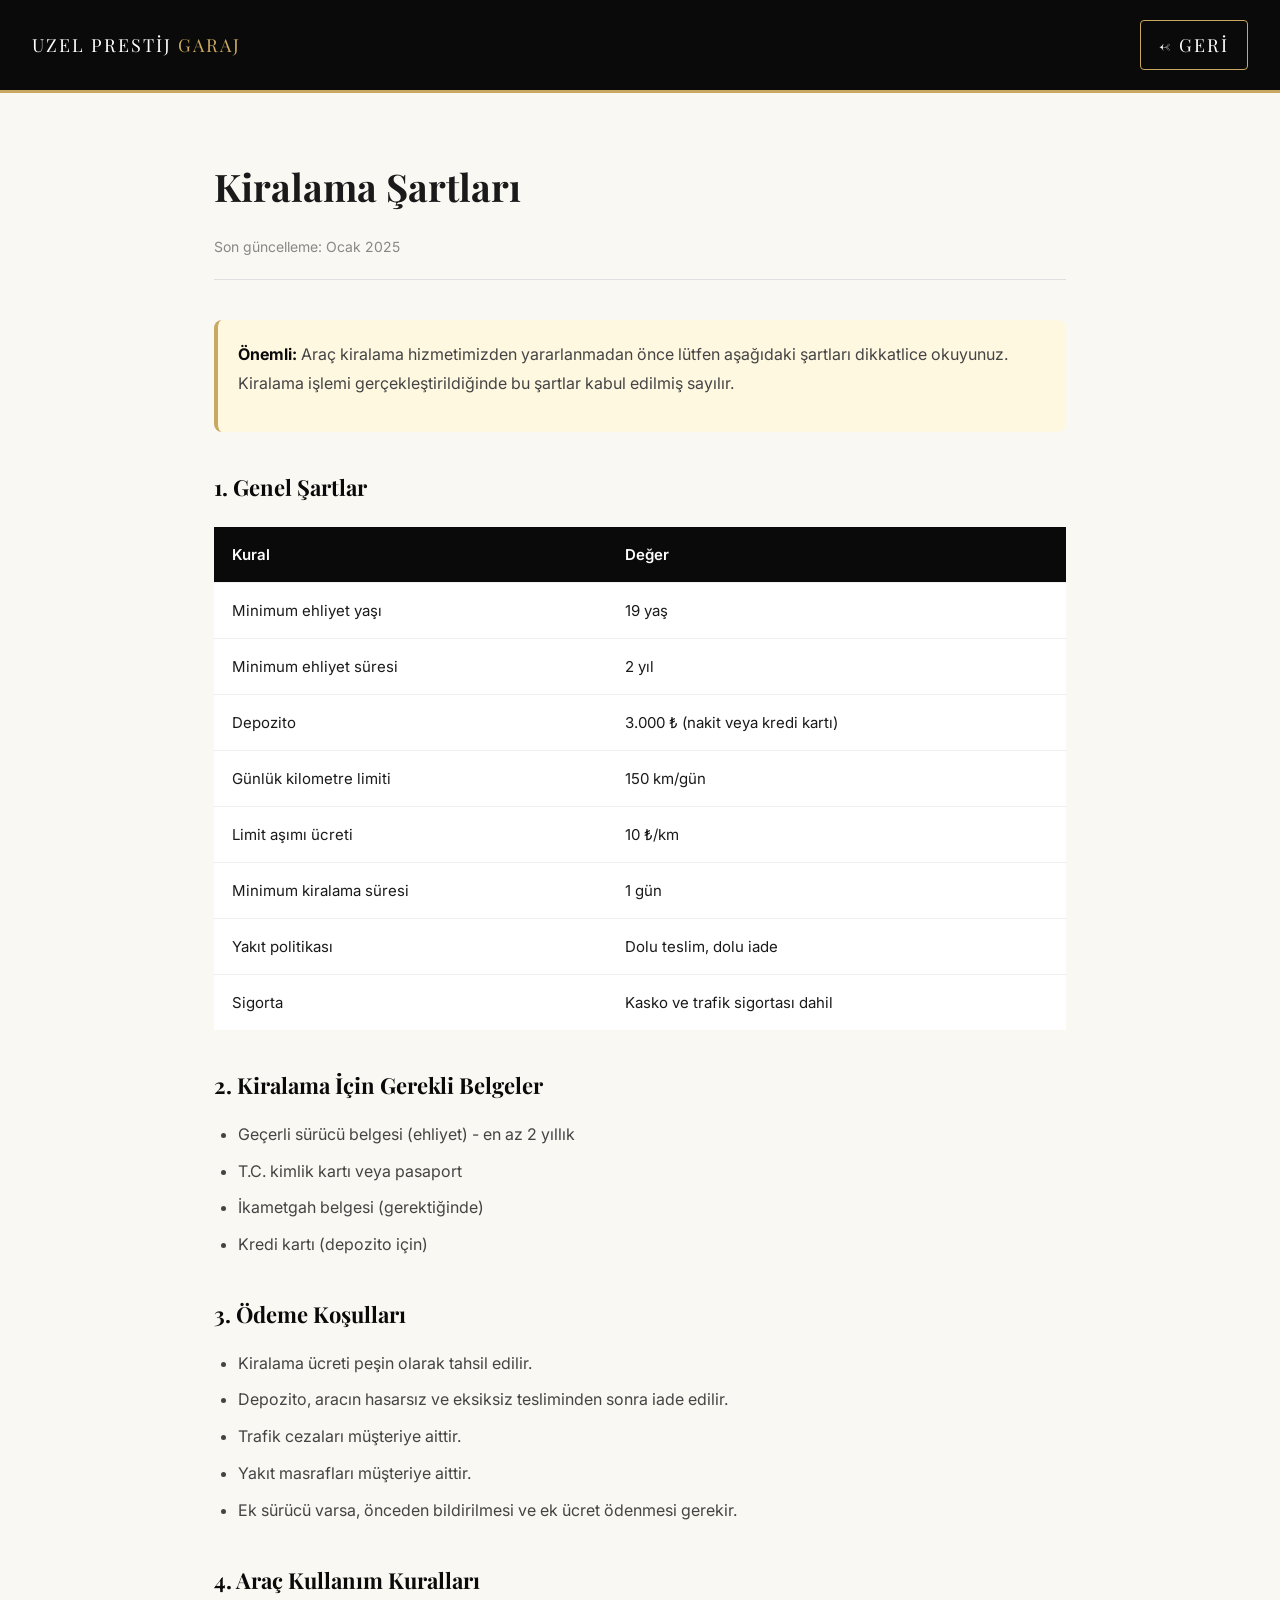
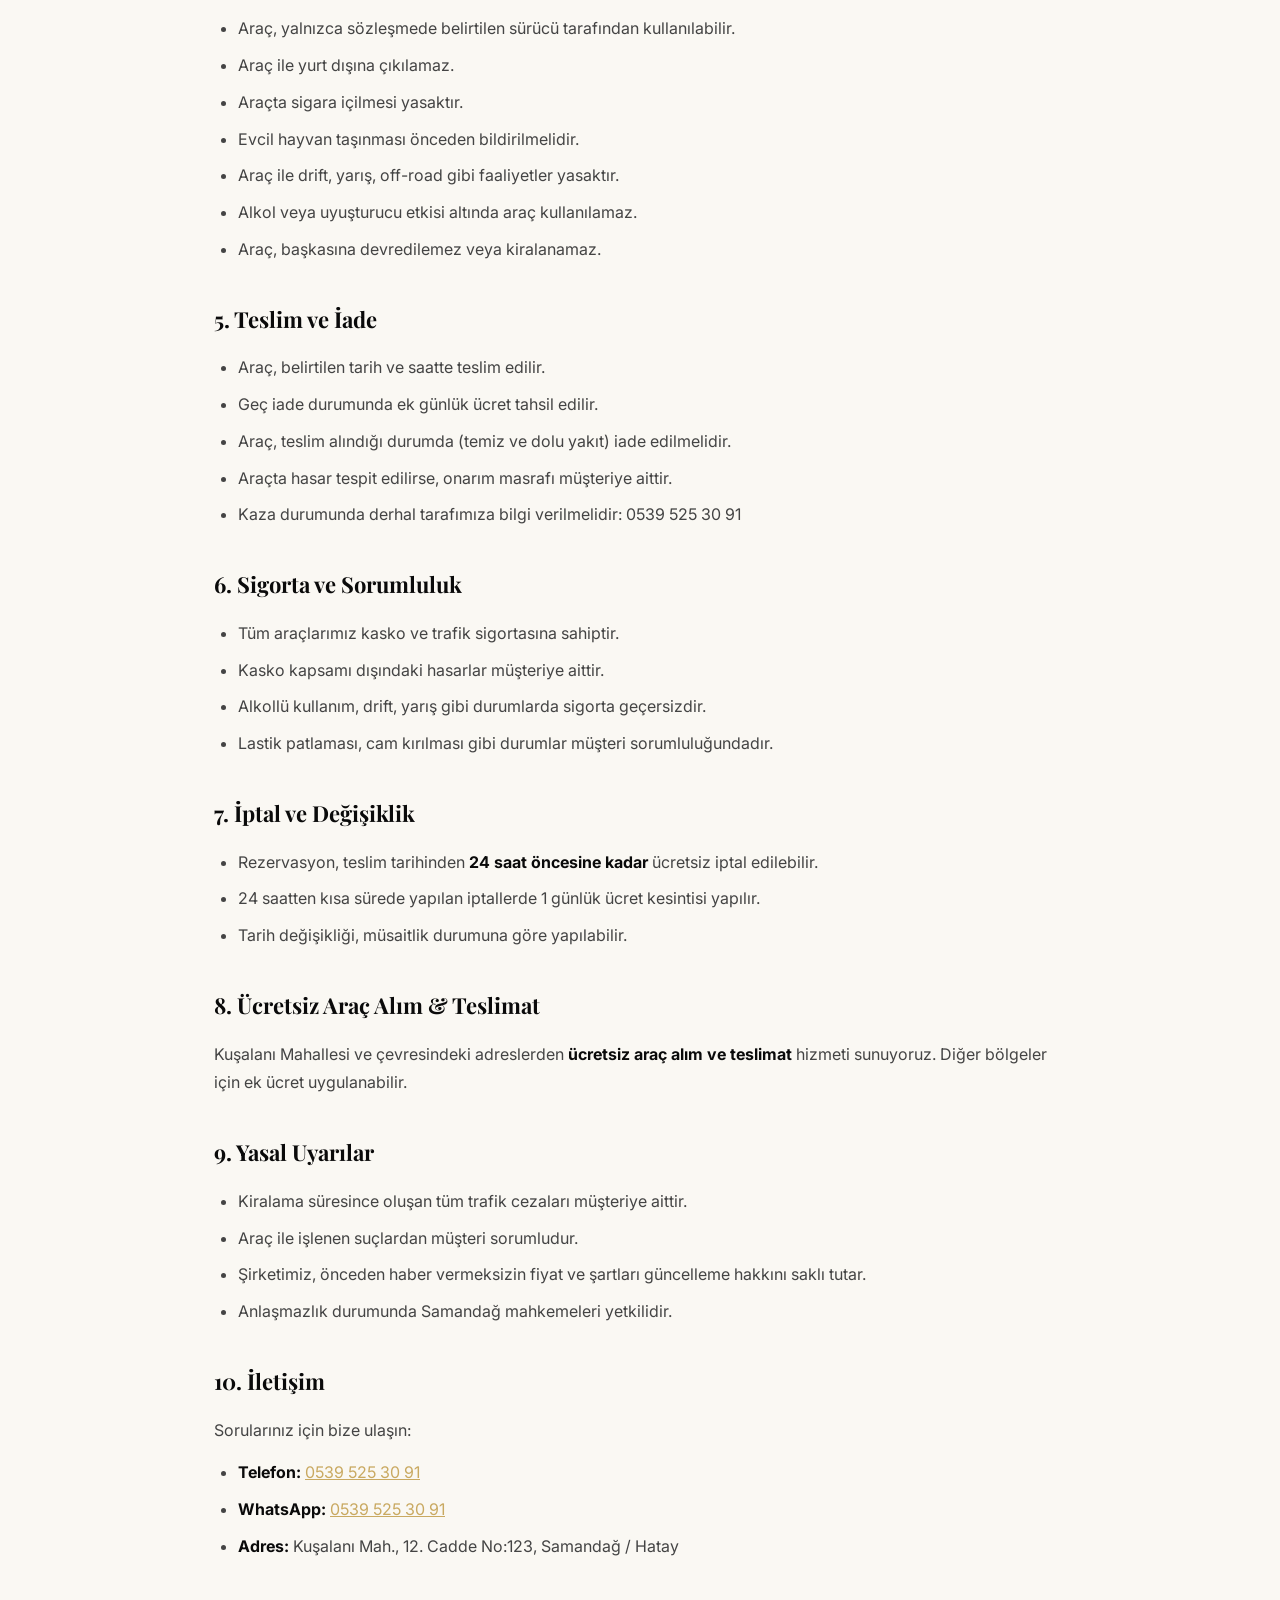
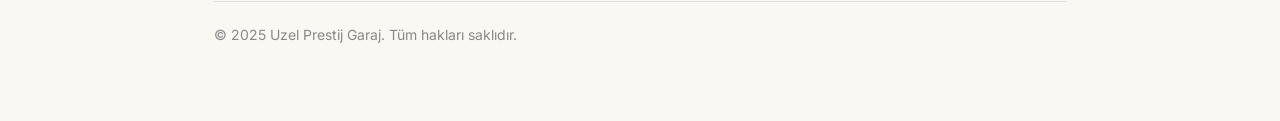
<file: kiralama-sartları.html>
<!DOCTYPE html>
<html lang="tr">
<head>
<meta charset="UTF-8">
<meta name="viewport" content="width=device-width, initial-scale=1.0">
<title>Kiralama Şartları | Uzel Prestij Garaj</title>
<link href="https://fonts.googleapis.com/css2?family=Playfair+Display:wght@600;700&family=Inter:wght@300;400;500;600&display=swap" rel="stylesheet">
<style>
* { margin: 0; padding: 0; box-sizing: border-box; }
body { font-family: 'Inter', sans-serif; background: #FAF8F3; color: #1a1a1a; line-height: 1.8; }
.ust { background: #0A0A0A; color: #fff; padding: 20px 32px; display: flex; justify-content: space-between; align-items: center; border-bottom: 3px solid #C9A961; }
.ust a { font-family: 'Playfair Display', serif; font-size: 18px; color: #fff; text-decoration: none; letter-spacing: 2px; }
.ust a span { color: #C9A961; }
.geri { color: #fff; text-decoration: none; font-size: 13px; letter-spacing: 1px; text-transform: uppercase; border: 1px solid #C9A961; padding: 8px 18px; border-radius: 4px; }
.geri:hover { background: #C9A961; color: #0A0A0A; }
.kapsayici { max-width: 900px; margin: 0 auto; padding: 60px 24px; }
h1 { font-family: 'Playfair Display', serif; font-size: 38px; margin-bottom: 12px; }
.tarih { color: #888; font-size: 14px; margin-bottom: 40px; padding-bottom: 20px; border-bottom: 1px solid #e0e0e0; }
h2 { font-family: 'Playfair Display', serif; font-size: 22px; margin-top: 36px; margin-bottom: 14px; color: #0A0A0A; }
p { margin-bottom: 14px; color: #444; }
ul { margin: 14px 0 14px 24px; }
li { margin-bottom: 8px; color: #444; }
strong { color: #0A0A0A; }
.tablo { width: 100%; border-collapse: collapse; margin: 20px 0; background: #fff; }
.tablo th, .tablo td { padding: 14px 18px; text-align: left; border-bottom: 1px solid #eee; font-size: 15px; }
.tablo th { background: #0A0A0A; color: #fff; font-weight: 600; }
.tablo tr:last-child td { border-bottom: none; }
.uyari { background: #fff8e1; padding: 20px; border-radius: 8px; border-left: 4px solid #C9A961; margin: 20px 0; }
@media (max-width: 640px) { h1 { font-size: 28px; } .kapsayici { padding: 40px 20px; } .tablo th, .tablo td { padding: 10px 12px; font-size: 14px; } }
</style>
</head>
<body>
<div class="ust">
  <a href="/">UZEL PRESTİJ <span>GARAJ</span></a>
  <a href="/" class="geri">← Geri</a>
</div>
<div class="kapsayici">
  <h1>Kiralama Şartları</h1>
  <p class="tarih">Son güncelleme: Ocak 2025</p>

  <div class="uyari">
    <p><strong>Önemli:</strong> Araç kiralama hizmetimizden yararlanmadan önce lütfen aşağıdaki şartları dikkatlice okuyunuz. Kiralama işlemi gerçekleştirildiğinde bu şartlar kabul edilmiş sayılır.</p>
  </div>

  <h2>1. Genel Şartlar</h2>
  <table class="tablo">
    <tr>
      <th>Kural</th>
      <th>Değer</th>
    </tr>
    <tr>
      <td>Minimum ehliyet yaşı</td>
      <td>19 yaş</td>
    </tr>
    <tr>
      <td>Minimum ehliyet süresi</td>
      <td>2 yıl</td>
    </tr>
    <tr>
      <td>Depozito</td>
      <td>3.000 ₺ (nakit veya kredi kartı)</td>
    </tr>
    <tr>
      <td>Günlük kilometre limiti</td>
      <td>150 km/gün</td>
    </tr>
    <tr>
      <td>Limit aşımı ücreti</td>
      <td>10 ₺/km</td>
    </tr>
    <tr>
      <td>Minimum kiralama süresi</td>
      <td>1 gün</td>
    </tr>
    <tr>
      <td>Yakıt politikası</td>
      <td>Dolu teslim, dolu iade</td>
    </tr>
    <tr>
      <td>Sigorta</td>
      <td>Kasko ve trafik sigortası dahil</td>
    </tr>
  </table>

  <h2>2. Kiralama İçin Gerekli Belgeler</h2>
  <ul>
    <li>Geçerli sürücü belgesi (ehliyet) - en az 2 yıllık</li>
    <li>T.C. kimlik kartı veya pasaport</li>
    <li>İkametgah belgesi (gerektiğinde)</li>
    <li>Kredi kartı (depozito için)</li>
  </ul>

  <h2>3. Ödeme Koşulları</h2>
  <ul>
    <li>Kiralama ücreti peşin olarak tahsil edilir.</li>
    <li>Depozito, aracın hasarsız ve eksiksiz tesliminden sonra iade edilir.</li>
    <li>Trafik cezaları müşteriye aittir.</li>
    <li>Yakıt masrafları müşteriye aittir.</li>
    <li>Ek sürücü varsa, önceden bildirilmesi ve ek ücret ödenmesi gerekir.</li>
  </ul>

  <h2>4. Araç Kullanım Kuralları</h2>
  <ul>
    <li>Araç, yalnızca sözleşmede belirtilen sürücü tarafından kullanılabilir.</li>
    <li>Araç ile yurt dışına çıkılamaz.</li>
    <li>Araçta sigara içilmesi yasaktır.</li>
    <li>Evcil hayvan taşınması önceden bildirilmelidir.</li>
    <li>Araç ile drift, yarış, off-road gibi faaliyetler yasaktır.</li>
    <li>Alkol veya uyuşturucu etkisi altında araç kullanılamaz.</li>
    <li>Araç, başkasına devredilemez veya kiralanamaz.</li>
  </ul>

  <h2>5. Teslim ve İade</h2>
  <ul>
    <li>Araç, belirtilen tarih ve saatte teslim edilir.</li>
    <li>Geç iade durumunda ek günlük ücret tahsil edilir.</li>
    <li>Araç, teslim alındığı durumda (temiz ve dolu yakıt) iade edilmelidir.</li>
    <li>Araçta hasar tespit edilirse, onarım masrafı müşteriye aittir.</li>
    <li>Kaza durumunda derhal tarafımıza bilgi verilmelidir: 0539 525 30 91</li>
  </ul>

  <h2>6. Sigorta ve Sorumluluk</h2>
  <ul>
    <li>Tüm araçlarımız kasko ve trafik sigortasına sahiptir.</li>
    <li>Kasko kapsamı dışındaki hasarlar müşteriye aittir.</li>
    <li>Alkollü kullanım, drift, yarış gibi durumlarda sigorta geçersizdir.</li>
    <li>Lastik patlaması, cam kırılması gibi durumlar müşteri sorumluluğundadır.</li>
  </ul>

  <h2>7. İptal ve Değişiklik</h2>
  <ul>
    <li>Rezervasyon, teslim tarihinden <strong>24 saat öncesine kadar</strong> ücretsiz iptal edilebilir.</li>
    <li>24 saatten kısa sürede yapılan iptallerde 1 günlük ücret kesintisi yapılır.</li>
    <li>Tarih değişikliği, müsaitlik durumuna göre yapılabilir.</li>
  </ul>

  <h2>8. Ücretsiz Araç Alım & Teslimat</h2>
  <p>Kuşalanı Mahallesi ve çevresindeki adreslerden <strong>ücretsiz araç alım ve teslimat</strong> hizmeti sunuyoruz. Diğer bölgeler için ek ücret uygulanabilir.</p>

  <h2>9. Yasal Uyarılar</h2>
  <ul>
    <li>Kiralama süresince oluşan tüm trafik cezaları müşteriye aittir.</li>
    <li>Araç ile işlenen suçlardan müşteri sorumludur.</li>
    <li>Şirketimiz, önceden haber vermeksizin fiyat ve şartları güncelleme hakkını saklı tutar.</li>
    <li>Anlaşmazlık durumunda Samandağ mahkemeleri yetkilidir.</li>
  </ul>

  <h2>10. İletişim</h2>
  <p>Sorularınız için bize ulaşın:</p>
  <ul>
    <li><strong>Telefon:</strong> <a href="tel:+905395253091" style="color:#C9A961;">0539 525 30 91</a></li>
    <li><strong>WhatsApp:</strong> <a href="https://wa.me/905395253091" style="color:#C9A961;">0539 525 30 91</a></li>
    <li><strong>Adres:</strong> Kuşalanı Mah., 12. Cadde No:123, Samandağ / Hatay</li>
  </ul>

  <p style="margin-top: 40px; padding-top: 20px; border-top: 1px solid #e0e0e0; color: #888; font-size: 14px;">© 2025 Uzel Prestij Garaj. Tüm hakları saklıdır.</p>
</div>
</body>
</html>
</file>
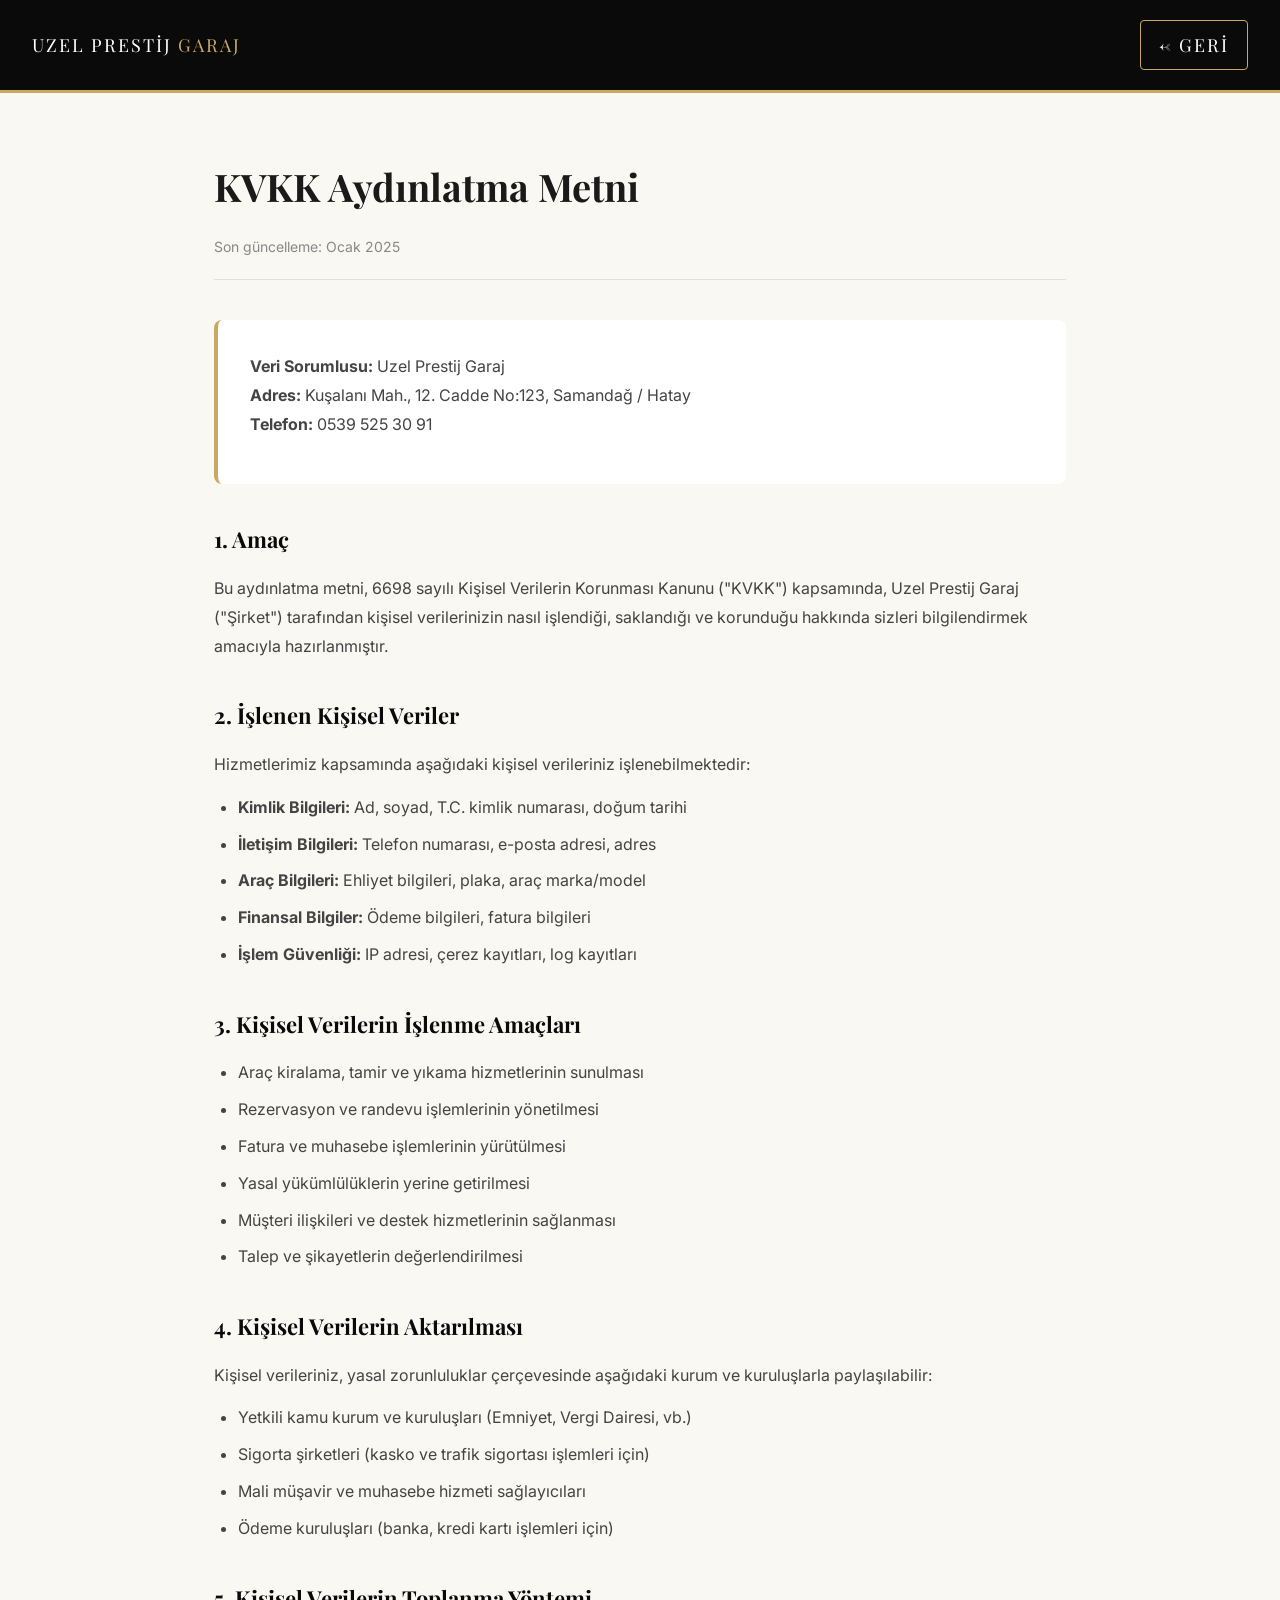
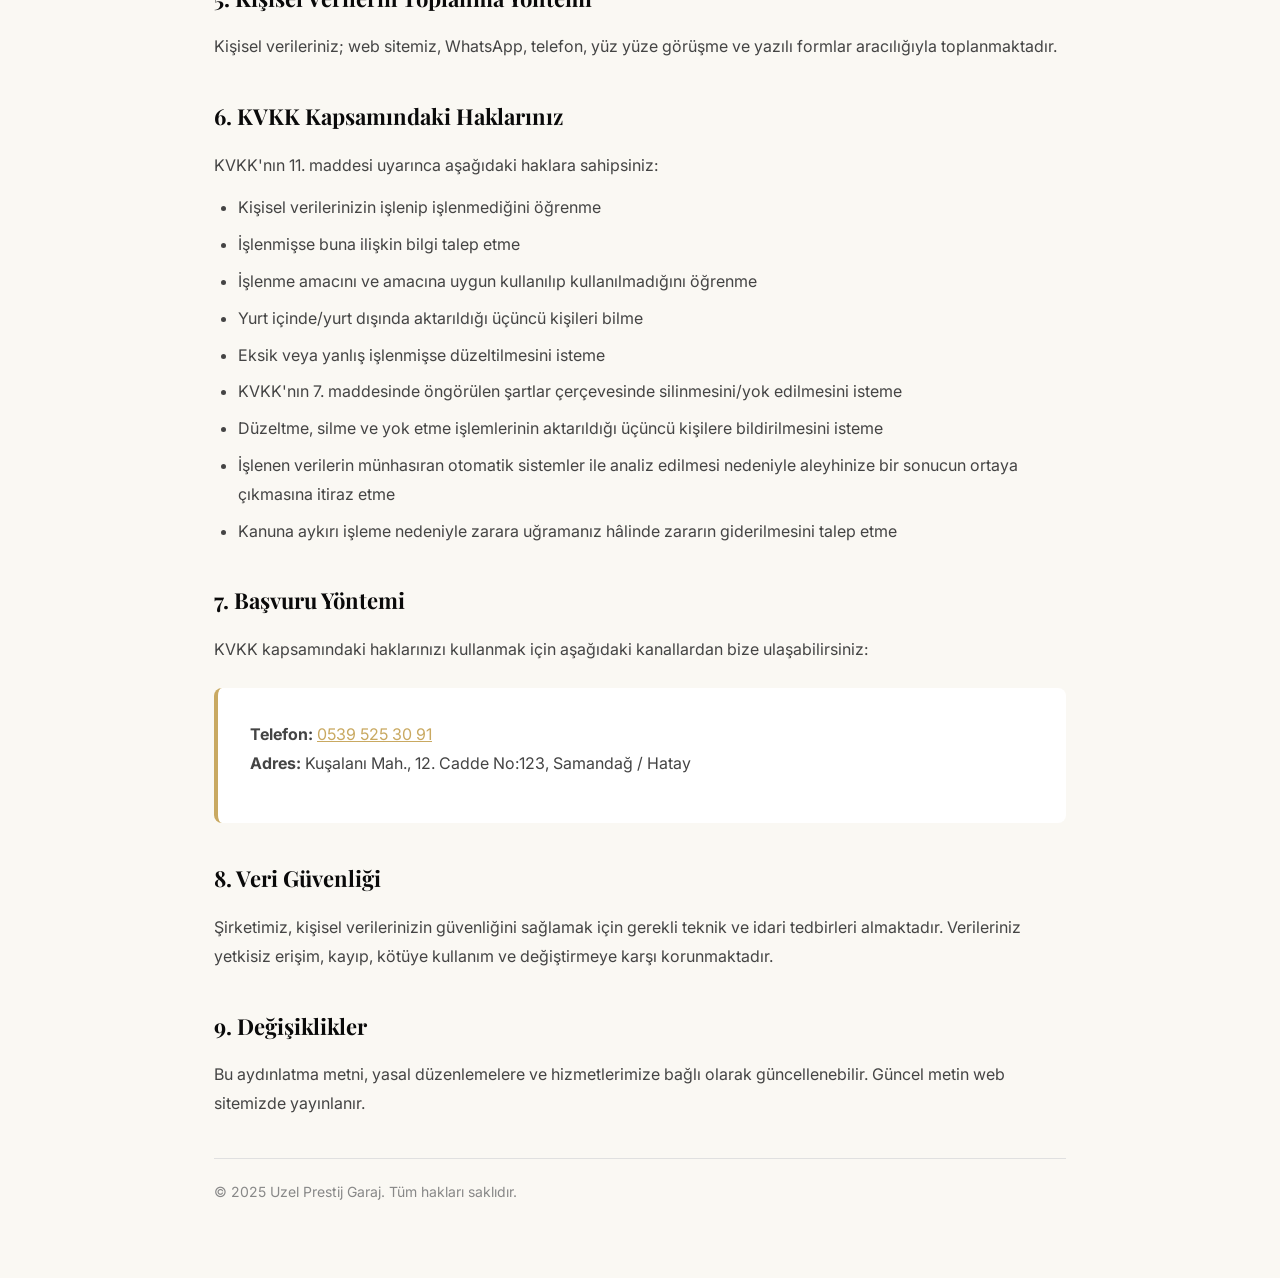
<file: kvkk.html>
<!DOCTYPE html>
<html lang="tr">
<head>
<meta charset="UTF-8">
<meta name="viewport" content="width=device-width, initial-scale=1.0">
<title>KVKK Aydınlatma Metni | Uzel Prestij Garaj</title>
  <meta name="description" content="Uzel Prestij Garaj KVKK Aydınlatma Metni. Kişisel verilerinizin nasıl işlendiği hakkında bilgi.">
<link href="https://fonts.googleapis.com/css2?family=Playfair+Display:wght@600;700&family=Inter:wght@300;400;500;600&display=swap" rel="stylesheet">
<style>
* { margin: 0; padding: 0; box-sizing: border-box; }
body { font-family: 'Inter', sans-serif; background: #FAF8F3; color: #1a1a1a; line-height: 1.8; }
.ust { background: #0A0A0A; color: #fff; padding: 20px 32px; display: flex; justify-content: space-between; align-items: center; border-bottom: 3px solid #C9A961; }
.ust a { font-family: 'Playfair Display', serif; font-size: 18px; color: #fff; text-decoration: none; letter-spacing: 2px; }
.ust a span { color: #C9A961; }
.geri { color: #fff; text-decoration: none; font-size: 13px; letter-spacing: 1px; text-transform: uppercase; border: 1px solid #C9A961; padding: 8px 18px; border-radius: 4px; }
.geri:hover { background: #C9A961; color: #0A0A0A; }
.kapsayici { max-width: 900px; margin: 0 auto; padding: 60px 24px; }
h1 { font-family: 'Playfair Display', serif; font-size: 38px; margin-bottom: 12px; }
.tarih { color: #888; font-size: 14px; margin-bottom: 40px; padding-bottom: 20px; border-bottom: 1px solid #e0e0e0; }
h2 { font-family: 'Playfair Display', serif; font-size: 22px; margin-top: 36px; margin-bottom: 14px; color: #0A0A0A; }
h3 { font-size: 17px; margin-top: 24px; margin-bottom: 10px; color: #333; }
p { margin-bottom: 14px; color: #444; }
ul { margin: 14px 0 14px 24px; }
li { margin-bottom: 8px; color: #444; }
a { color: #C9A961; }
.kutu { background: #fff; padding: 32px; border-radius: 8px; border-left: 4px solid #C9A961; margin: 24px 0; }
@media (max-width: 640px) { h1 { font-size: 28px; } .kapsayici { padding: 40px 20px; } }
</style>
  <!-- Google Analytics -->
<script async src="https://www.googletagmanager.com/gtag/js?id=G-2H0L1CV0JZ"></script>
<script>
  window.dataLayer = window.dataLayer || [];
  function gtag(){dataLayer.push(arguments);}
  gtag('js', new Date());
  gtag('config', 'G-2H0L1CV0JZ');
</script>
</head>
<body>
<div class="ust">
  <a href="/">UZEL PRESTİJ <span>GARAJ</span></a>
  <a href="/" class="geri">← Geri</a>
</div>
<div class="kapsayici">
  <h1>KVKK Aydınlatma Metni</h1>
  <p class="tarih">Son güncelleme: Ocak 2025</p>

  <div class="kutu">
    <p><strong>Veri Sorumlusu:</strong> Uzel Prestij Garaj<br>
    <strong>Adres:</strong> Kuşalanı Mah., 12. Cadde No:123, Samandağ / Hatay<br>
    <strong>Telefon:</strong> 0539 525 30 91</p>
  </div>

  <h2>1. Amaç</h2>
  <p>Bu aydınlatma metni, 6698 sayılı Kişisel Verilerin Korunması Kanunu ("KVKK") kapsamında, Uzel Prestij Garaj ("Şirket") tarafından kişisel verilerinizin nasıl işlendiği, saklandığı ve korunduğu hakkında sizleri bilgilendirmek amacıyla hazırlanmıştır.</p>

  <h2>2. İşlenen Kişisel Veriler</h2>
  <p>Hizmetlerimiz kapsamında aşağıdaki kişisel verileriniz işlenebilmektedir:</p>
  <ul>
    <li><strong>Kimlik Bilgileri:</strong> Ad, soyad, T.C. kimlik numarası, doğum tarihi</li>
    <li><strong>İletişim Bilgileri:</strong> Telefon numarası, e-posta adresi, adres</li>
    <li><strong>Araç Bilgileri:</strong> Ehliyet bilgileri, plaka, araç marka/model</li>
    <li><strong>Finansal Bilgiler:</strong> Ödeme bilgileri, fatura bilgileri</li>
    <li><strong>İşlem Güvenliği:</strong> IP adresi, çerez kayıtları, log kayıtları</li>
  </ul>

  <h2>3. Kişisel Verilerin İşlenme Amaçları</h2>
  <ul>
    <li>Araç kiralama, tamir ve yıkama hizmetlerinin sunulması</li>
    <li>Rezervasyon ve randevu işlemlerinin yönetilmesi</li>
    <li>Fatura ve muhasebe işlemlerinin yürütülmesi</li>
    <li>Yasal yükümlülüklerin yerine getirilmesi</li>
    <li>Müşteri ilişkileri ve destek hizmetlerinin sağlanması</li>
    <li>Talep ve şikayetlerin değerlendirilmesi</li>
  </ul>

  <h2>4. Kişisel Verilerin Aktarılması</h2>
  <p>Kişisel verileriniz, yasal zorunluluklar çerçevesinde aşağıdaki kurum ve kuruluşlarla paylaşılabilir:</p>
  <ul>
    <li>Yetkili kamu kurum ve kuruluşları (Emniyet, Vergi Dairesi, vb.)</li>
    <li>Sigorta şirketleri (kasko ve trafik sigortası işlemleri için)</li>
    <li>Mali müşavir ve muhasebe hizmeti sağlayıcıları</li>
    <li>Ödeme kuruluşları (banka, kredi kartı işlemleri için)</li>
  </ul>

  <h2>5. Kişisel Verilerin Toplanma Yöntemi</h2>
  <p>Kişisel verileriniz; web sitemiz, WhatsApp, telefon, yüz yüze görüşme ve yazılı formlar aracılığıyla toplanmaktadır.</p>

  <h2>6. KVKK Kapsamındaki Haklarınız</h2>
  <p>KVKK'nın 11. maddesi uyarınca aşağıdaki haklara sahipsiniz:</p>
  <ul>
    <li>Kişisel verilerinizin işlenip işlenmediğini öğrenme</li>
    <li>İşlenmişse buna ilişkin bilgi talep etme</li>
    <li>İşlenme amacını ve amacına uygun kullanılıp kullanılmadığını öğrenme</li>
    <li>Yurt içinde/yurt dışında aktarıldığı üçüncü kişileri bilme</li>
    <li>Eksik veya yanlış işlenmişse düzeltilmesini isteme</li>
    <li>KVKK'nın 7. maddesinde öngörülen şartlar çerçevesinde silinmesini/yok edilmesini isteme</li>
    <li>Düzeltme, silme ve yok etme işlemlerinin aktarıldığı üçüncü kişilere bildirilmesini isteme</li>
    <li>İşlenen verilerin münhasıran otomatik sistemler ile analiz edilmesi nedeniyle aleyhinize bir sonucun ortaya çıkmasına itiraz etme</li>
    <li>Kanuna aykırı işleme nedeniyle zarara uğramanız hâlinde zararın giderilmesini talep etme</li>
  </ul>

  <h2>7. Başvuru Yöntemi</h2>
  <p>KVKK kapsamındaki haklarınızı kullanmak için aşağıdaki kanallardan bize ulaşabilirsiniz:</p>
  <div class="kutu">
    <p><strong>Telefon:</strong> <a href="tel:+905395253091">0539 525 30 91</a><br>
    <strong>Adres:</strong> Kuşalanı Mah., 12. Cadde No:123, Samandağ / Hatay</p>
  </div>

  <h2>8. Veri Güvenliği</h2>
  <p>Şirketimiz, kişisel verilerinizin güvenliğini sağlamak için gerekli teknik ve idari tedbirleri almaktadır. Verileriniz yetkisiz erişim, kayıp, kötüye kullanım ve değiştirmeye karşı korunmaktadır.</p>

  <h2>9. Değişiklikler</h2>
  <p>Bu aydınlatma metni, yasal düzenlemelere ve hizmetlerimize bağlı olarak güncellenebilir. Güncel metin web sitemizde yayınlanır.</p>

  <p style="margin-top: 40px; padding-top: 20px; border-top: 1px solid #e0e0e0; color: #888; font-size: 14px;">© 2025 Uzel Prestij Garaj. Tüm hakları saklıdır.</p>
</div>
</body>
</html>
</file>
